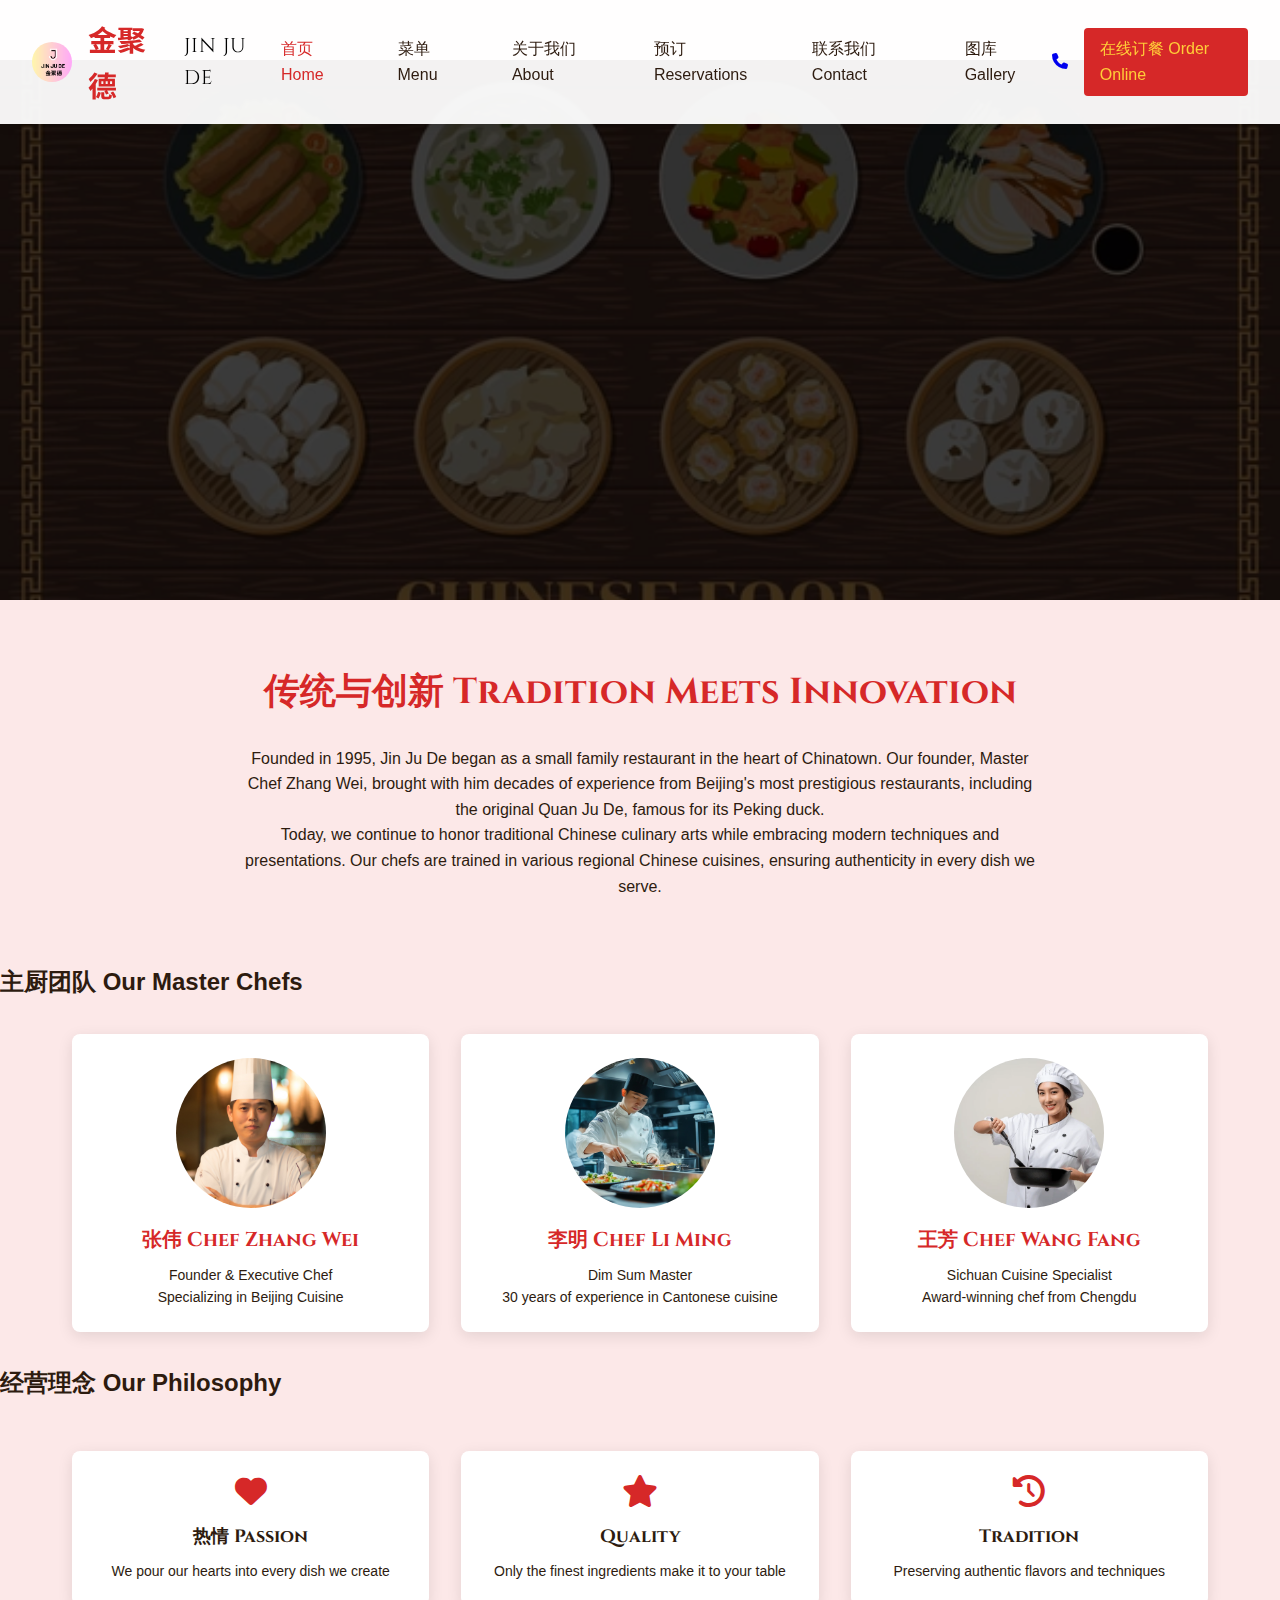
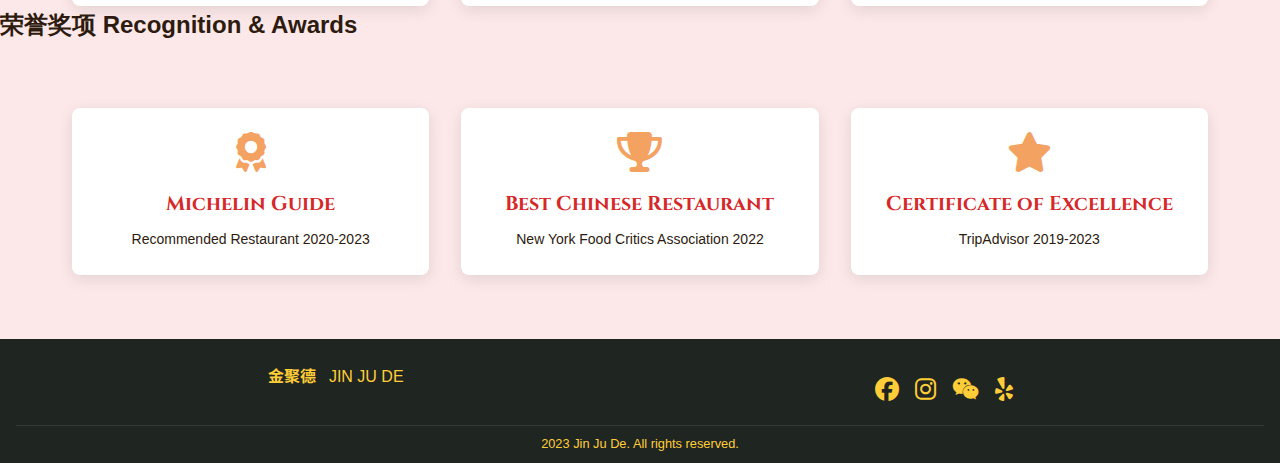
<file: about.html>
<!DOCTYPE html>
<html lang="en">
<head>
  <meta charset="UTF-8">
  <meta name="viewport" content="width=device-width, initial-scale=1.0">
  <title>About | 金聚德 Jin Ju De</title>
  <link rel="stylesheet" href="styles.css">
  <link rel="stylesheet" href="about.css">
  <link rel="stylesheet" href="https://cdnjs.cloudflare.com/ajax/libs/font-awesome/6.4.0/css/all.min.css">
  <link href="https://fonts.googleapis.com/css2?family=Cinzel:wght@400;700&family=Noto+Sans+SC:wght@400;700&display=swap" rel="stylesheet">
</head>
<body>
  <nav>
    <div class="logo">
      <img src="images/JIN JU DE.png" alt="Jin Ju De Logo" class="logo-img">
      <span class="chinese" lang="zh">金聚德</span>
      <span class="english" style="font-family: 'Cinzel', serif; font-size: 20px; color: black; margin-left: 8px; text-transform: uppercase; letter-spacing: 1px;">JIN JU DE</span>
    </div>
    <div class="nav-links">
      <a href="index.html" class="active">首页 Home</a>
      <a href="menu.html">菜单 Menu</a>
      <a href="about.html">关于我们 About</a>
      <a href="reservations.html">预订 Reservations</a>
      <a href="contact.html">联系我们 Contact</a>
      <a href="gallery.html">图库 Gallery</a>
    </div>
    <div class="nav-icons">
      <a href="tel:+254795665527"><i class="fas fa-phone"></i></a>
      <a href="contact.html" class="order-btn">在线订餐 Order Online</a>
    </div>
  </nav>

  <header class="hero about-hero">
    <a href="#" class="hero-upload">
      <img src="images/bg1.webp" alt="About Hero" class="hero-bg">
   
      <div class="hero-content">
        <h1>
          <span class="chinese"></span>
          Our Story <br> 我們的 故事
        </h1>
      </div>
   </a>

  </header>

  <section class="history">
    <div class="content">
      <h2>传统与创新 Tradition Meets Innovation</h2>
      <p>Founded in 1995, Jin Ju De began as a small family restaurant in the heart of Chinatown. Our founder, Master Chef Zhang Wei, brought with him decades of experience from Beijing's most prestigious restaurants, including the original Quan Ju De, famous for its Peking duck.</p>
      <p>Today, we continue to honor traditional Chinese culinary arts while embracing modern techniques and presentations. Our chefs are trained in various regional Chinese cuisines, ensuring authenticity in every dish we serve.</p>
    </div>
  </section>

  <section class="chefs">
    <div>
    <h2>主厨团队 Our Master Chefs</h2>
  </div>
    <div class="chef-grid">
      <div class="chef">
        <div class="chef-photo">
          <img src="images/chef1.jpg" alt="Chef Zhang Wei">
        </div>
        <h3>张伟 Chef Zhang Wei</h3>
        <p>Founder & Executive Chef</p>
        <p>Specializing in Beijing Cuisine</p>
      </div>
      <div class="chef">
        <div class="chef-photo">
          <img src="images/chef2.png" alt="Chef Li Ming">
        </div>
        <h3>李明 Chef Li Ming</h3>
        <p>Dim Sum Master</p>
        <p>30 years of experience in Cantonese cuisine</p>
      </div>
      <div class="chef">
        <div class="chef-photo">
          <img src="images/chef3.webp" alt="Chef Wang Fang">
        </div>
        <h3>王芳 Chef Wang Fang</h3>
        <p>Sichuan Cuisine Specialist</p>
        <p>Award-winning chef from Chengdu</p>
      </div>
    </div>
  </section>

  <section class="philosophy">
    <div class="content">
      <h2>经营理念 Our Philosophy</h2>
      <div class="values">
        <div class="value">
          <i class="fas fa-heart"></i>
          <h3>热情 Passion</h3>
          <p>We pour our hearts into every dish we create</p>
        </div>
        <div class="value">
          <i class="fas fa-star"></i>
          <h3>Quality</h3>
          <p>Only the finest ingredients make it to your table</p>
        </div>
        <div class="value">
          <i class="fas fa-history"></i>
          <h3>Tradition</h3>
          <p>Preserving authentic flavors and techniques</p>
        </div>
      </div>
    </div>
  </section>

  <section class="awards">
    <h2>荣誉奖项 Recognition & Awards</h2>
    <div class="awards-grid">
      <div class="award">
        <i class="fas fa-award"></i>
        <h3>Michelin Guide</h3>
        <p>Recommended Restaurant 2020-2023</p>
      </div>
      <div class="award">
        <i class="fas fa-trophy"></i>
        <h3>Best Chinese Restaurant</h3>
        <p>New York Food Critics Association 2022</p>
      </div>
      <div class="award">
        <i class="fas fa-star"></i>
        <h3>Certificate of Excellence</h3>
        <p>TripAdvisor 2019-2023</p>
      </div>
    </div>
  </section>

  <footer>
    <div class="footer-content">
      <div class="footer-logo">
        <span class="chinese">金聚德</span>
        <span class="english">JIN JU DE</span>
      </div>
    
      <div class="social-links">
        <a href="https://www.facebook.com/"><i class="fab fa-facebook"></i></a>
        <a href="https://www.instagram.com/jinjude_?igsh=MXI3ZTN1N2J1NGI4Ng=="><i class="fab fa-instagram"></i></a>
        <a href="https://www.wechat.com/"><i class="fab fa-weixin"></i></a>
        <a href="https://www.instagram.com/jinjude_?igsh=MXI3ZTN1N2J1NGI4Ng=="><i class="fab fa-yelp"></i></a>
      </div>
    </div>
    </div>
    <div class="copyright">
      2023 Jin Ju De. All rights reserved.
    </div>
  </footer>
   <script src="menu.js"></script>
</body>
</html>
</file>
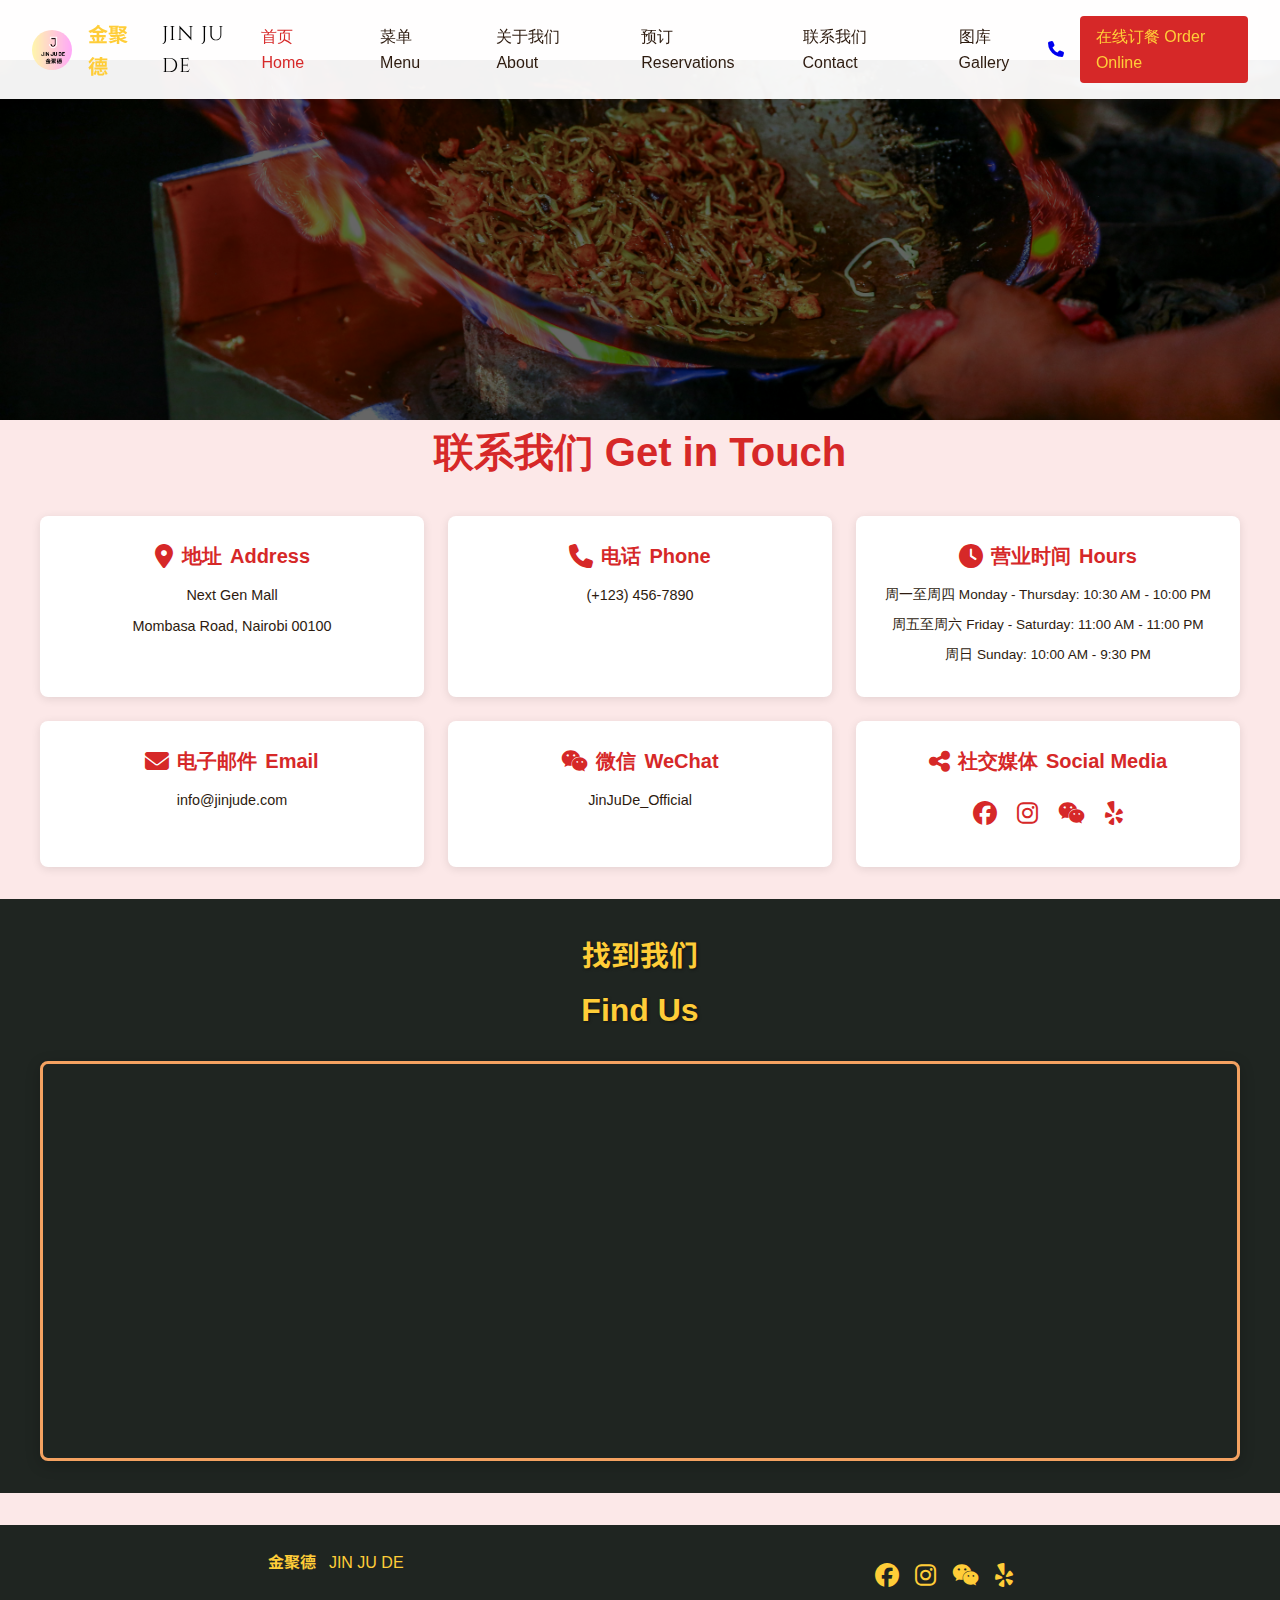
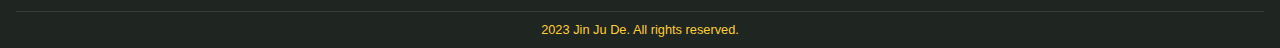
<file: contact.html>
<!DOCTYPE html>
<html lang="en">
<head>
  <meta charset="UTF-8">
  <meta name="viewport" content="width=device-width, initial-scale=1.0">
  <title>Contact | 金聚德 Jin Ju De</title>
  <link rel="stylesheet" href="styles.css">
  <link rel="stylesheet" href="menu.css">
  <link rel="stylesheet" href="about.css">
  <link rel="stylesheet" href="contact.css">
  <link rel="stylesheet" href="https://cdnjs.cloudflare.com/ajax/libs/font-awesome/6.4.0/css/all.min.css">
  <link href="https://fonts.googleapis.com/css2?family=Cinzel:wght@400;700&family=Noto+Sans+SC:wght@400;700&display=swap" rel="stylesheet">
</head>
<body>
  <nav>
    <div class="logo">
      <img src="images/JIN JU DE.png" alt="Jin Ju De Logo" class="logo-img">
      <span class="chinese" lang="zh">金聚德</span>
      <span class="english" style="font-family: 'Cinzel', serif; font-size: 20px; color: black; margin-left: 8px; text-transform: uppercase; letter-spacing: 1px;">JIN JU DE</span>
    </div>
    <div class="nav-links">
      <a href="index.html" class="active">首页 Home</a>
      <a href="menu.html">菜单 Menu</a>
      <a href="about.html">关于我们 About</a>
      <a href="reservations.html">预订 Reservations</a>
      <a href="contact.html">联系我们 Contact</a>
      <a href="gallery.html">图库 Gallery</a>
    </div>
    <div class="nav-icons">
      <a href="tel:+254795665527"><i class="fas fa-phone"></i></a>
      <a href="contact.html" class="order-btn">在线订餐 Order Online</a>
    </div>
  </nav>

  <div class="contact-hero">
    <img src="images/bg2.jpg" alt="Contact Hero" class="hero-bg-img">
    <div class="hero-content">
      <h1><span lang="zh">联系我们</span> Contact Us</h1>
    </div>
  </div>

  <div class="contact-content">
    <div class="contact-info-full">
      <h2><span lang="zh">联系我们</span> Get in Touch</h2>
      <div class="info-grid">
        <div class="info-group">
          <h3><i class="fas fa-map-marker-alt"></i> <span lang="zh">地址</span> Address</h3>
          <p>Next Gen Mall</p>
          <p>Mombasa Road, Nairobi 00100</p>
        </div>
        <div class="info-group">
          <h3><i class="fas fa-phone"></i> <span lang="zh">电话</span> Phone</h3>
          <p><a href="tel:+1234567890">(+123) 456-7890</a></p>
        </div>
        <div class="info-group">
          <h3><i class="fas fa-clock"></i> <span lang="zh">营业时间</span> Hours</h3>
          <p>周一至周四 Monday - Thursday: 10:30 AM - 10:00 PM</p>
          <p>周五至周六 Friday - Saturday: 11:00 AM - 11:00 PM</p>
          <p>周日 Sunday: 10:00 AM - 9:30 PM</p>
        </div>
        <div class="info-group">
          <h3><i class="fas fa-envelope"></i> <span lang="zh">电子邮件</span> Email</h3>
          <p><a href="mailto:info@jinjude.com">info@jinjude.com</a></p>
        </div>
        <div class="info-group">
          <h3><i class="fab fa-weixin"></i> <span lang="zh">微信</span> WeChat</h3>
          <p>JinJuDe_Official</p>
        </div>
        <div class="info-group social-info">
          <h3><i class="fas fa-share-alt"></i> <span lang="zh">社交媒体</span> Social Media</h3>
          <div class="social-links">
            <a href="https://www.facebook.com/" aria-label="Facebook"><i class="fab fa-facebook"></i></a>
            <a href="https://www.instagram.com/jinjude_?igsh=MXI3ZTN1N2J1NGI4Ng==" aria-label="Instagram"><i class="fab fa-instagram"></i></a>
            <a href="https://www.wechat.com/" aria-label="WeChat"><i class="fab fa-weixin"></i></a>
            <a href="https://www.yelp.com/" aria-label="Yelp"><i class="fab fa-yelp"></i></a>
          </div>
        </div>
      </div>
    </div>
  </div>

  <div class="map-section">
    <div class="map-container">
      <h2>
        <span lang="zh">找到我们</span>
        Find Us
      </h2>
      <div class="map">
        <iframe
          src="https://www.google.com/maps/embed?pb=!1m18!1m12!1m3!1d3988.815994398856!2d36.84916221475399!3d-1.325135199039258!2m3!1f0!2f0!3f0!3m2!1i1024!2i768!4f13.1!3m3!1m2!1s0x182f11f5e5c5e5e5%3A0x5e5e5e5e5e5e5e5e!2sNextgen%20Mall!5e0!3m2!1sen!2ske!4v1677654321"
          width="100%"
          height="100%"
          style="border: 0;"
          allowfullscreen=""
          loading="lazy"
          referrerpolicy="no-referrer-when-downgrade"
          title="Jin Ju De Location Map">
        </iframe>
      </div>
    </div>
  </div>

  <footer>
    <div class="footer-content">
      <div class="footer-logo">
        <span class="chinese" lang="zh">金聚德</span>
        <span class="english">JIN JU DE</span>
      </div>
    
      <div class="social-links">
        <a href="https://www.facebook.com/"><i class="fab fa-facebook"></i></a>
        <a href="https://www.instagram.com/jinjude_?igsh=MXI3ZTN1N2J1NGI4Ng=="><i class="fab fa-instagram"></i></a>
        <a href="https://www.wechat.com/"><i class="fab fa-weixin"></i></a>
        <a href="https://www.yelp.com/"><i class="fab fa-yelp"></i></a>
      </div>
    </div>
    <div class="copyright">
      2023 Jin Ju De. All rights reserved.
    </div>
  </footer>
   <script src="menu.js"></script>
</body>
</html>
</file>
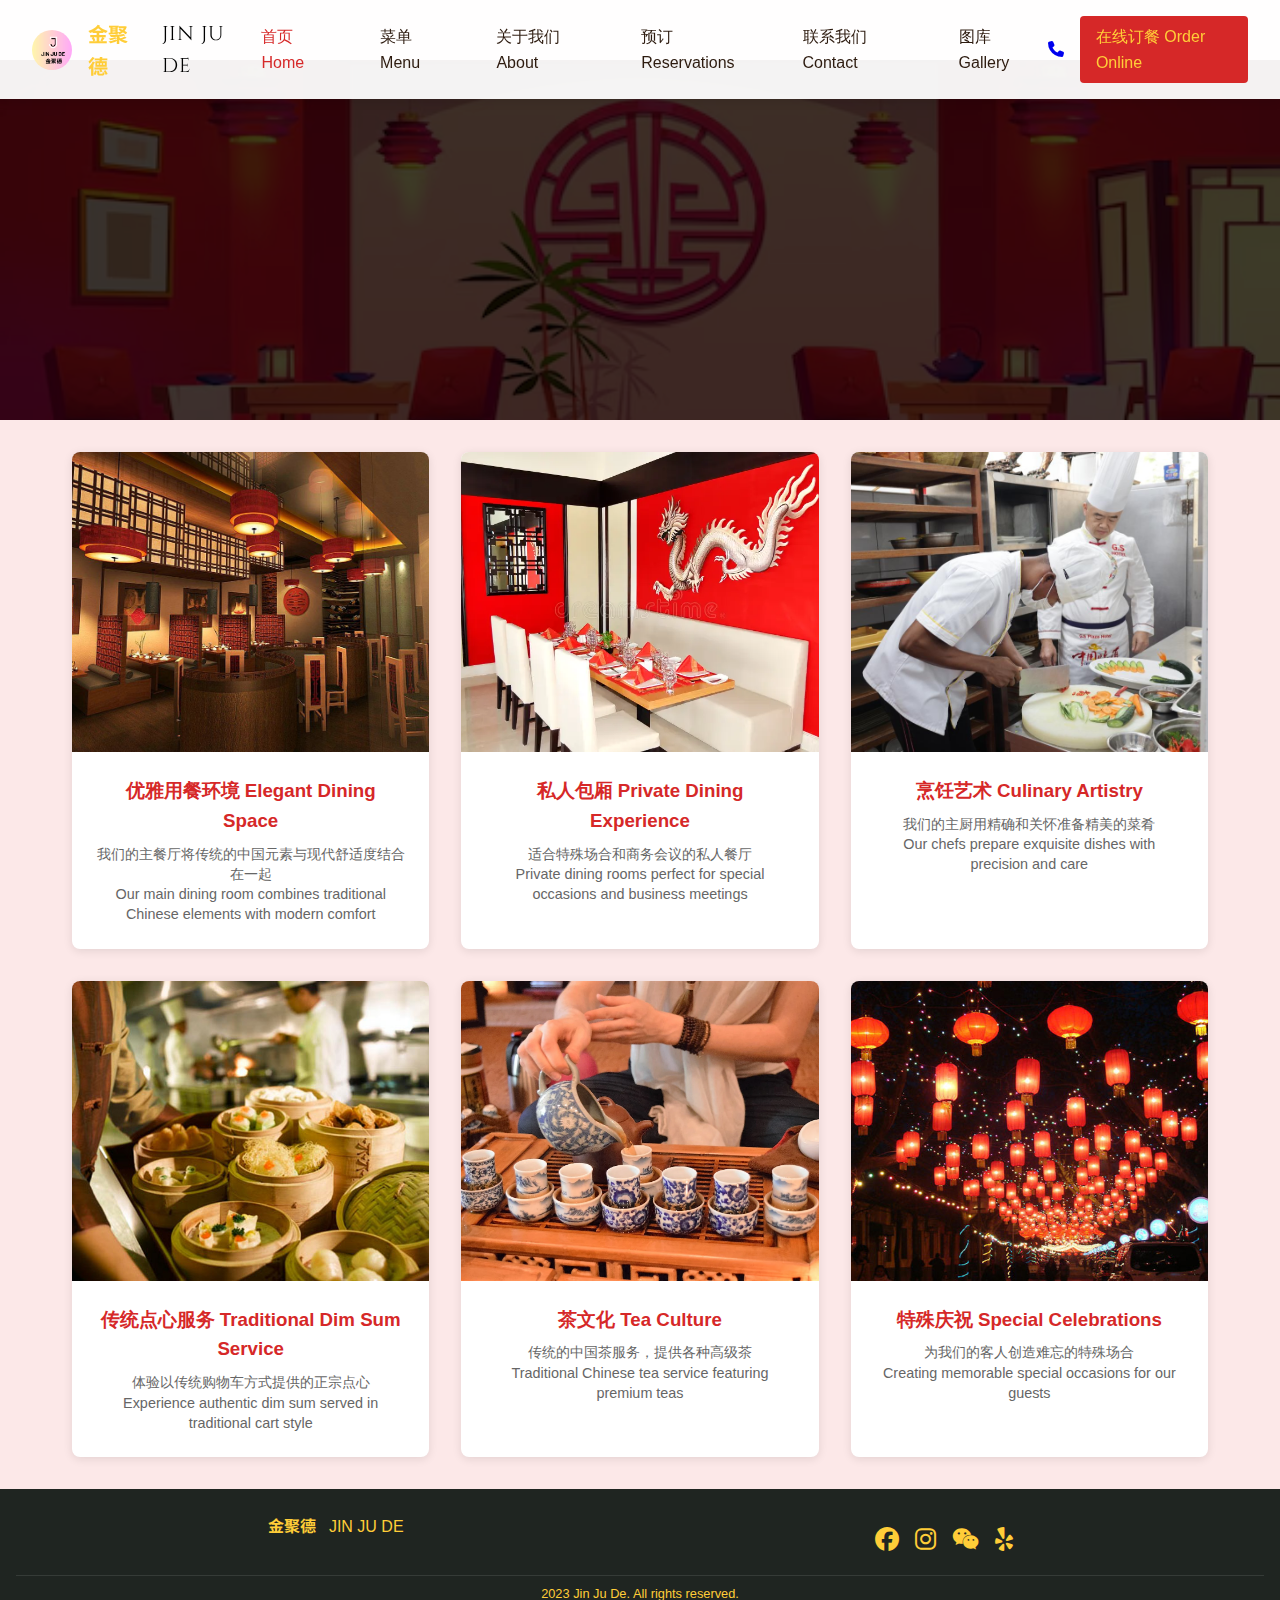
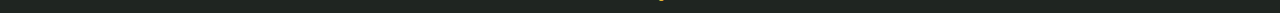
<file: gallery.html>
<!DOCTYPE html>
<html lang="en">
<head>
  <meta charset="UTF-8">
  <meta name="viewport" content="width=device-width, initial-scale=1.0">
  <title>Gallery | 金聚德 Jin Ju De</title>
  <link rel="stylesheet" href="styles.css">
  <link rel="stylesheet" href="gallery.css">
  <link rel="stylesheet" href="menu.css">
  <link rel="stylesheet" href="about.css">

  <link rel="stylesheet" href="https://cdnjs.cloudflare.com/ajax/libs/font-awesome/6.4.0/css/all.min.css">
  <link href="https://fonts.googleapis.com/css2?family=Cinzel:wght@400;700&family=Noto+Sans+SC:wght@400;700&display=swap" rel="stylesheet">
</head>
<body>
  <nav>
    <div class="logo">
      <img src="images/JIN JU DE.png" alt="Jin Ju De Logo" class="logo-img">
      <span class="chinese" lang="zh">金聚德</span>
      <span class="english" style="font-family: 'Cinzel', serif; font-size: 20px; color: black; margin-left: 8px; text-transform: uppercase; letter-spacing: 1px;">JIN JU DE</span>
    </div>
    <div class="nav-links">
      <a href="index.html" class="active">首页 Home</a>
      <a href="menu.html">菜单 Menu</a>
      <a href="about.html">关于我们 About</a>
      <a href="reservations.html">预订 Reservations</a>
      <a href="contact.html">联系我们 Contact</a>
      <a href="gallery.html">图库 Gallery</a>
    </div>
    <div class="nav-icons">
      <a href="tel:+254795665527"><i class="fas fa-phone"></i></a>
      <a href="contact.html" class="order-btn">在线订餐 Order Online</a>
    </div>
  </nav>

  <div class="gallery-hero">
    <img src="images/bG2.avif" alt="Gallery Hero" class="hero-bg-img">
    <h1><span class="chinese">图库</span> Our Gallery</h1>
  </div>

  <div class="gallery-grid">
    <div class="gallery-item">
      <a href="#" class="gallery-img">
        <img src="images/interior1.jpg" alt="Restaurant Interior">
      </a>
      <div class="gallery-caption">
        <h3>优雅用餐环境 Elegant Dining Space</h3>
        <p>我们的主餐厅将传统的中国元素与现代舒适度结合在一起<br>
        Our main dining room combines traditional Chinese elements with modern comfort</p>
      </div>
    </div>

    <div class="gallery-item">
      <a href="#" class="gallery-img">
        <img src="images/private.webp" alt="Private Dining Room">
      </a>
      <div class="gallery-caption">
        <h3>私人包厢 Private Dining Experience</h3>
        <p>适合特殊场合和商务会议的私人餐厅<br>
        Private dining rooms perfect for special occasions and business meetings</p>
      </div>
    </div>

    <div class="gallery-item">
      <a href="#" class="gallery-img">
        <img src="images/prep.jpg" alt="Chef Preparation">
      </a>
      <div class="gallery-caption">
        <h3>烹饪艺术 Culinary Artistry</h3>
        <p>我们的主厨用精确和关怀准备精美的菜肴<br>
        Our chefs prepare exquisite dishes with precision and care</p>
      </div>
    </div>

    <div class="gallery-item">
      <a href="#" class="gallery-img">
        <img src="images/dimserv.jpg" alt="Dim Sum Service">
      </a>
      <div class="gallery-caption">
        <h3>传统点心服务 Traditional Dim Sum Service</h3>
        <p>体验以传统购物车方式提供的正宗点心<br>
        Experience authentic dim sum served in traditional cart style</p>
      </div>
    </div>

    <div class="gallery-item">
      <a href="#" class="gallery-img">
        <img src="images/teacer.webp" alt="Tea Ceremony">
      </a>
      <div class="gallery-caption">
        <h3>茶文化 Tea Culture</h3>
        <p>传统的中国茶服务，提供各种高级茶<br>
        Traditional Chinese tea service featuring premium teas</p>
      </div>
    </div>

    <div class="gallery-item">
      <a href="#" class="gallery-img">
        <img src="images/spec.jpg" alt="Special Events">
      </a>
      <div class="gallery-caption">
        <h3>特殊庆祝 Special Celebrations</h3>
        <p>为我们的客人创造难忘的特殊场合<br>
        Creating memorable special occasions for our guests</p>
      </div>
    </div>
  </div>
</body>
<footer>
  <div class="footer-content">
    <div class="footer-logo">
      <span class="chinese">金聚德</span>
      <span class="english">JIN JU DE</span>
    </div>
  
    <div class="social-links">
      <a href="https://www.facebook.com/"><i class="fab fa-facebook"></i></a>
      <a href="https://www.instagram.com/jinjude_?igsh=MXI3ZTN1N2J1NGI4Ng=="><i class="fab fa-instagram"></i></a>
      <a href="https://www.wechat.com/"><i class="fab fa-weixin"></i></a>
      <a href="https://www.instagram.com/jinjude_?igsh=MXI3ZTN1N2J1NGI4Ng=="><i class="fab fa-yelp"></i></a>
    </div>
  </div>
  <div class="copyright">
    2023 Jin Ju De. All rights reserved.
  </div>
</footer>
   <script src="menu.js"></script>
</html>
</file>
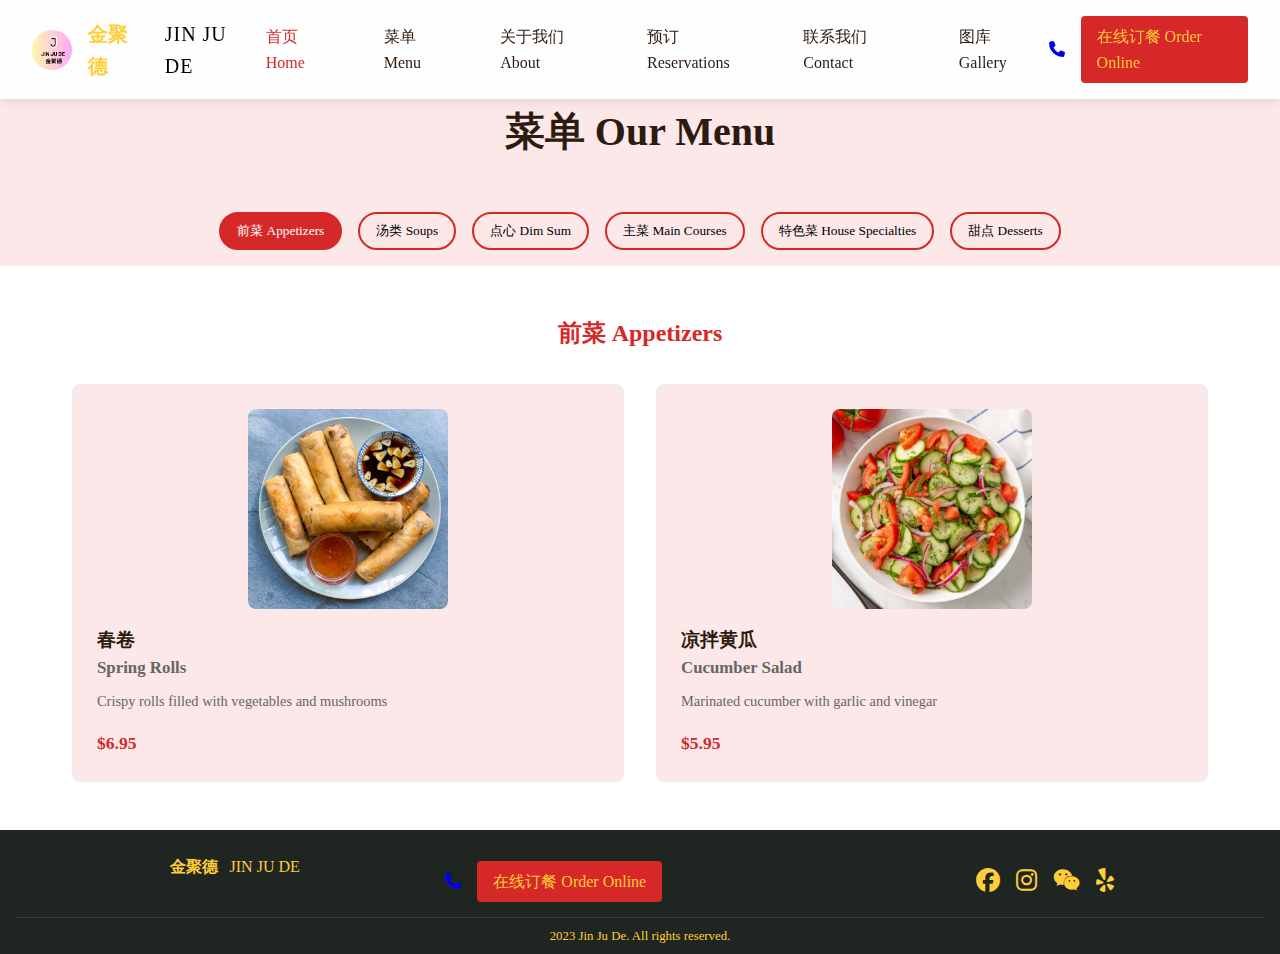
<file: menu.html>
<!DOCTYPE html>
<html lang="en">
<head>
  <meta charset="UTF-8">
  <meta name="viewport" content="width=device-width, initial-scale=1.0">
  <title>Menu | 金聚德 Jin Ju De</title>
  <link rel="stylesheet" href="styles.css">
  <link rel="stylesheet" href="menu.css">
  <link rel="stylesheet" href="https://cdnjs.cloudflare.com/ajax/libs/font-awesome/6.4.0/css/all.min.css">
</head>
<body>
  <nav>
    <div class="logo">
      <img src="images/JIN JU DE.png" alt="Jin Ju De Logo" class="logo-img">
      <span class="chinese" lang="zh">金聚德</span>
      <span class="english" style="font-family: 'Cinzel', serif; font-size: 20px; color: black; margin-left: 8px; text-transform: uppercase; letter-spacing: 1px;">JIN JU DE</span>
    </div>
    <div class="nav-links">
      <a href="index.html" class="active">首页 Home</a>
      <a href="menu.html">菜单 Menu</a>
      <a href="about.html">关于我们 About</a>
      <a href="reservations.html">预订 Reservations</a>
      <a href="contact.html">联系我们 Contact</a>
      <a href="gallery.html">图库 Gallery</a>
    </div>
    <div class="nav-icons">
      <a href="tel:+254795665527"><i class="fas fa-phone"></i></a>
      <a href="contact.html" class="order-btn">在线订餐 Order Online</a>
    </div>
  </nav>

  <div class="menu-header">
    <h1>菜单 Our Menu</h1>
    <div class="menu-categories">
      <button class="category-btn active" data-category="appetizers">前菜 Appetizers</button>
      <button class="category-btn" data-category="soups">汤类 Soups</button>
      <button class="category-btn" data-category="dim-sum">点心 Dim Sum</button>
      <button class="category-btn" data-category="main-courses">主菜 Main Courses</button>
      <button class="category-btn" data-category="specialties">特色菜 House Specialties</button>
      <button class="category-btn" data-category="desserts">甜点 Desserts</button>
    </div>
  </div>

  <section class="menu-section active" id="appetizers">
    <h2>前菜 Appetizers</h2>
    <div class="menu-items">
      <div class="menu-item" data-item-id="spring-rolls">
        <div class="menu-item-image">
          <img src="images/springrolls.jpg" alt="Spring Rolls" class="menu-photo">
          <label for="spring-rolls-upload" class="upload-label">
            <i class="fas fa-camera"></i>
            <span>Update Photo</span>
          </label>
          <input type="file" id="spring-rolls-upload" class="photo-upload" accept="image/*">
        </div>
        <h3>春卷 <span>Spring Rolls</span></h3>
        <p>Crispy rolls filled with vegetables and mushrooms</p>
        <span class="price">$6.95</span>
      </div>
      <div class="menu-item" data-item-id="cucumber-salad">
        <div class="menu-item-image">
          <img src="images/cucumber.jpg" alt="Cucumber Salad" class="menu-photo">
          <label for="cucumber-salad-upload" class="upload-label">
            <i class="fas fa-camera"></i>
            <span>Update Photo</span>
          </label>
          <input type="file" id="cucumber-salad-upload" class="photo-upload" accept="image/*">
        </div>
        <h3>凉拌黄瓜 <span>Cucumber Salad</span></h3>
        <p>Marinated cucumber with garlic and vinegar</p>
        <span class="price">$5.95</span>
      </div>
    </div>
  </section>

  <section class="menu-section" id="soups">
    <h2>汤类 Soups</h2>
    <div class="menu-items">
      <div class="menu-item" data-item-id="hot-and-sour-soup">
        <div class="menu-item-image">
          <img src="images/soup1.jpg" alt="Hot and Sour Soup" class="menu-photo">
          <label for="hot-and-sour-soup-upload" class="upload-label">
            <i class="fas fa-camera"></i>
            <span>Update Photo</span>
          </label>
          <input type="file" id="hot-and-sour-soup-upload" class="photo-upload" accept="image/*">
        </div>
        <h3>酸辣汤 <span>Hot and Sour Soup</span></h3>
        <p>Classic spicy and sour soup with tofu and mushrooms</p>
        <span class="price">$4.95</span>
      </div>
      <div class="menu-item" data-item-id="sweet-corn-soup">
        <div class="menu-item-image">
          <img src="images/soup2.jpg" alt="Sweet Corn Soup" class="menu-photo">
          <label for="sweet-corn-soup-upload" class="upload-label">
            <i class="fas fa-camera"></i>
            <span>Update Photo</span>
          </label>
          <input type="file" id="sweet-corn-soup-upload" class="photo-upload" accept="image/*">
        </div>
        <h3>玉米汤 <span>Sweet Corn Soup</span></h3>
        <p>Creamy corn soup with chicken</p>
        <span class="price">$4.95</span>
      </div>
    </div>
  </section>

  <section class="menu-section" id="dim-sum">
    <h2>点心 Dim Sum</h2>
    <div class="menu-items">
      <div class="menu-item" data-item-id="har-gow">
        <div class="menu-item-image">
          <img src="images/hargow.jpg" alt="Har Gow" class="menu-photo">
          <label for="har-gow-upload" class="upload-label">
            <i class="fas fa-camera"></i>
            <span>Update Photo</span>
          </label>
          <input type="file" id="har-gow-upload" class="photo-upload" accept="image/*">
        </div>
        <h3>虾饺 <span>Har Gow</span></h3>
        <p>Shrimp dumplings in translucent wrapper</p>
        <span class="price">$6.95</span>
      </div>
      <div class="menu-item" data-item-id="siu-mai">
        <div class="menu-item-image">
          <img src="images/siu.jpg" alt="Siu Mai" class="menu-photo">
          <label for="siu-mai-upload" class="upload-label">
            <i class="fas fa-camera"></i>
            <span>Update Photo</span>
          </label>
          <input type="file" id="siu-mai-upload" class="photo-upload" accept="image/*">
        </div>
        <h3>烧卖 <span>Siu Mai</span></h3>
        <p>Open-topped dumplings with pork and shrimp</p>
        <span class="price">$6.95</span>
      </div>
    </div>
  </section>

  <section class="menu-section" id="main-courses">
    <h2>主菜 Main Courses</h2>
    <div class="menu-items">
      <div class="menu-item" data-item-id="kung-pao-chicken">
        <div class="menu-item-image">
          <img src="images/kungpao.jpg" alt="Kung Pao Chicken" class="menu-photo">
          <label for="kung-pao-chicken-upload" class="upload-label">
            <i class="fas fa-camera"></i>
            <span>Update Photo</span>
          </label>
          <input type="file" id="kung-pao-chicken-upload" class="photo-upload" accept="image/*">
        </div>
        <h3>宫保鸡丁 <span>Kung Pao Chicken</span></h3>
        <p>Diced chicken with peanuts and dried chilies</p>
        <span class="price">$15.95</span>
      </div>
      <div class="menu-item" data-item-id="sizzling-beef">
        <div class="menu-item-image">
          <img src="images/sizzling.avif" alt="Sizzling Beef" class="menu-photo">
          <label for="sizzling-beef-upload" class="upload-label">
            <i class="fas fa-camera"></i>
            <span>Update Photo</span>
          </label>
          <input type="file" id="sizzling-beef-upload" class="photo-upload" accept="image/*">
        </div>
        <h3>铁板牛肉 <span>Sizzling Beef</span></h3>
        <p>Tender beef in black pepper sauce</p>
        <span class="price">$18.95</span>
      </div>
    </div>
  </section>

  <section class="menu-section" id="specialties">
    <h2>特色菜 House Specialties</h2>
    <div class="menu-items">
      <div class="menu-item featured" data-item-id="peking-duck">
        <div class="menu-item-image">
          <img src="images/pekingduk.jpg" alt="Peking Duck" class="menu-photo">
          <label for="peking-duck-upload" class="upload-label">
            <i class="fas fa-camera"></i>
            <span>Update Photo</span>
          </label>
          <input type="file" id="peking-duck-upload" class="photo-upload" accept="image/*">
        </div>
        <h3>北京烤鸭 <span>Peking Duck</span></h3>
        <p>Whole duck served with pancakes, scallions, and hoisin sauce</p>
        <span class="price">$45.95</span>
      </div>
      <div class="menu-item" data-item-id="steamed-fish">
        <div class="menu-item-image">
          <img src="images/stfish.jpg" alt="Steamed Fish" class="menu-photo">
          <label for="steamed-fish-upload" class="upload-label">
            <i class="fas fa-camera"></i>
            <span>Update Photo</span>
          </label>
          <input type="file" id="steamed-fish-upload" class="photo-upload" accept="image/*">
        </div>
        <h3>清蒸鱼 <span>Steamed Fish</span></h3>
        <p>Fresh whole fish with ginger and scallions</p>
        <span class="price">Market Price</span>
      </div>
    </div>
  </section>

  <section class="menu-section" id="desserts">
    <h2>甜点 Desserts</h2>
    <div class="menu-items">
      <div class="menu-item" data-item-id="mango-pudding">
        <div class="menu-item-image">
          <img src="images/mango.jpg" alt="Mango Pudding" class="menu-photo">
          <label for="mango-pudding-upload" class="upload-label">
            <i class="fas fa-camera"></i>
            <span>Update Photo</span>
          </label>
          <input type="file" id="mango-pudding-upload" class="photo-upload" accept="image/*">
        </div>
        <h3>芒果布丁 <span>Mango Pudding</span></h3>
        <p>Fresh mango pudding with cream</p>
        <span class="price">$6.95</span>
      </div>
      <div class="menu-item" data-item-id="fried-bananas">
        <div class="menu-item-image">
          <img src="images/banans.jpg" alt="Fried Bananas" class="menu-photo">
          <label for="fried-bananas-upload" class="upload-label">
            <i class="fas fa-camera"></i>
            <span>Update Photo</span>
          </label>
          <input type="file" id="fried-bananas-upload" class="photo-upload" accept="image/*">
        </div>
        <h3>炸香蕉 <span>Fried Bananas</span></h3>
        <p>Crispy banana fritters with honey</p>
        <span class="price">$6.95</span>
      </div>
    </div>
  </section>

  <footer>
    <div class="footer-content">
      <div class="footer-logo">
        <span class="chinese">金聚德</span>
        <span class="english">JIN JU DE</span>
      </div>
      
      <div class="nav-icons">
        <a href="tel:+1234567890"><i class="fas fa-phone"></i></a>
        <a href="contact.html" class="order-btn">在线订餐 Order Online</a>
      </div>
      <div class="social-links">
        <a href="https://www.facebook.com/"><i class="fab fa-facebook"></i></a>
        <a href="https://www.instagram.com/jinjude_?igsh=MXI3ZTN1N2J1NGI4Ng=="><i class="fab fa-instagram"></i></a>
        <a href="https://www.wechat.com/"><i class="fab fa-weixin"></i></a>
        <a href="https://www.instagram.com/jinjude_?igsh=MXI3ZTN1N2J1NGI4Ng=="><i class="fab fa-yelp"></i></a>
      </div>
    </div>
    <div class="copyright">
      2023 Jin Ju De. All rights reserved.
    </div>
  </footer>

  <script src="menu.js"></script>
</body>
</html>
</file>
<file: styles.css>
:root {
  --primary-color: #d62828; /* Vibrant Chinese Red - Luck, energy, and celebration */
  --secondary-color: #f4a261; /* Warm Gold-Orange - Prosperity with a modern twist */
  --text-color: #2d1b0f; /* Deep Brown-Black - Grounded, elegant, and readable */
  --light-text: #ffcd38; /* Imperial Yellow - Bright, eye-catching accent for highlights */
  --background: #fce8e8; /* Soft Pink-Red - Subtle, warm background inspired by silk */
  --dark-background: #151200de; /* Jade-Tinged Black - Mysterious and sophisticated base */
}

.hero {
  background: linear-gradient(to right, var(--primary-color) 0%, var(--secondary-color) 100%);
}

/* Header */
header {
  background: var(--primary-color);
  color: var(--light-text);
}

/* Hero Section */
.hero {
  background: url('https://via.placeholder.com/1920x1080?text=Chinese+Food') no-repeat center/cover;
  color: var(--light-text);
  text-shadow: 2px 2px 4px var(--dark-background);
}

/* Menu Items */
.menu-item {
  background: var(--background);
  color: var(--text-color);
}

.menu-item button {
  background: var(--secondary-color);
  color: var(--dark-background);
}

.menu-item button:hover {
  background: var(--primary-color);
  color: var(--light-text);
}

/* Contact Section */
.contact {
  background: var(--dark-background);
  color: var(--light-text);
}

/* Footer */
footer {
  background: var(--dark-background);
  color: var(--light-text);
  padding: 1.5rem 1rem 0.5rem; /* Reduced padding */
}

.footer-content {
  display: grid;
  grid-template-columns: repeat(auto-fit, minmax(200px, 1fr));
  gap: 1rem; /* Reduced gap */
  max-width: 1200px;
  margin: 0 auto;
}

.footer-logo {
  text-align: center;
  margin-bottom: 0.5rem; /* Reduced margin */
}

.footer-links {
  display: flex;
  flex-direction: column;
  gap: 0.25rem; /* Reduced gap */
}

.footer-links a {
  color: var(--light-text);
  text-decoration: none;
  font-size: 0.9rem; /* Slightly smaller font */
  padding: 0.25rem 0; /* Reduced padding */
}

.social-links {
  display: flex;
  gap: 0.75rem; /* Reduced gap */
  justify-content: center;
  font-size: 1.25rem; /* Slightly smaller icons */
  margin: 0.5rem 0; /* Reduced margin */
}

.copyright {
  text-align: center;
  font-size: 0.8rem; /* Smaller copyright text */
  margin-top: 0.5rem; /* Reduced margin */
  padding-top: 0.5rem; /* Reduced padding */
  border-top: 1px solid rgba(255,255,255,0.1);
}

* {
  margin: 0;
  padding: 0;
  box-sizing: border-box;
  word-wrap: break-word;
  overflow-wrap: break-word;
}

body {
  font-family: 'Noto Serif', serif;
  color: var(--text-color);
  line-height: 1.6;
}

.chinese {
  font-family: 'Noto Sans SC', sans-serif;
  font-weight: 700;
  margin-right: 0.5rem;
}

nav {
  position: fixed;
  top: 0;
  width: 100%;
  display: flex;
  justify-content: space-between;
  align-items: center;
  padding: 1rem 2rem;
  background: rgba(255, 255, 255, 0.95);
  box-shadow: 0 2px 10px rgba(0, 0, 0, 0.1);
  z-index: 1000;
}

.logo {
  display: flex;
  flex-direction: row;
  align-items: center;
  gap: 0.5rem;
}

.logo-img {
  width: 40px;
  height: auto;
  margin-right: 8px;
  border-radius: 50%;
}

.logo .chinese {
  font-size: 1.8rem;
  color: var(--primary-color);
}

.logo .english {
  font-size: 1rem;
  letter-spacing: 2px;
}

.nav-links {
  display: flex;
  gap: 20px;
}

.nav-links a {
  margin: 0 0.5rem;
  text-decoration: none;
  color: var(--text-color);
  font-weight: 500;
  transition: color 0.3s;
  padding: 0.5rem;
  display: flex;
  align-items: center;
  justify-content: center;
  gap: 0.3rem;
}

.nav-links a:hover,
.nav-links a.active {
  color: var(--primary-color);
}

.nav-icons {
  display: flex;
  align-items: center;
  gap: 1rem;
}

.nav-icons .order-btn {
  background: var(--primary-color);
  color: var(--light-text);
  padding: 0.5rem 1rem;
  border-radius: 4px;
  text-decoration: none;
  transition: background-color 0.3s;
}

.nav-icons .order-btn:hover {
  background: #a30f28;
}

.mobile-menu-btn {
  display: none;
  background: none;
  border: none;
  font-size: 24px;
  cursor: pointer;
  color: var(--primary-color);
  padding: 5px;
  position: fixed;
  top: 15px;
  right: 15px;
  z-index: 1001;
}

.nav-menu {
  display: none;
  position: fixed;
  top: 0;
  right: -100%;
  width: 250px;
  height: 100vh;
  background: rgba(255, 255, 255, 0.98);
  padding: 80px 20px 20px;
  transition: 0.3s;
  z-index: 1000;
  box-shadow: -2px 0 5px rgba(0,0,0,0.1);
  overflow-y: auto;
}

.nav-menu.active {
  right: 0;
}

.nav-menu .nav-links {
  display: flex;
  flex-direction: column;
  gap: 15px;
  margin-bottom: 20px;
}

.nav-menu .nav-icons {
  display: flex;
  flex-direction: column;
  align-items: center;
  gap: 15px;
  margin-bottom: 20px;
  padding-bottom: 20px;
  border-bottom: 1px solid rgba(0,0,0,0.1);
}

.nav-menu .footer-links {
  display: flex;
  flex-direction: column;
  gap: 10px;
  padding-top: 20px;
}

.nav-menu a {
  color: var(--text-color);
  text-decoration: none;
  font-size: 16px;
  padding: 8px 0;
  transition: color 0.3s;
}

.nav-menu a:hover {
  color: var(--primary-color);
}

.nav-menu .order-btn {
  background: var(--primary-color);
  color: var(--light-text);
  padding: 10px 20px;
  border-radius: 4px;
  text-align: center;
  margin: 10px 0;
}

.hero {
  height: 100vh;
  position: relative;
  display: flex;
  align-items: center;
  justify-content: center;
  text-align: center;
  color: var(--light-text);
  overflow: hidden;
}

.hero-bg {
  position: absolute;
  top: 0;
  left: 0;
  width: 100%;
  height: 100%;
  object-fit: cover;
  z-index: -1;
}

.hero-bg {
  width: 100%;
  height: 100%;
  object-fit: cover; /* Ensures image fills container */
  display: block; /* Ensures it’s visible */
}

.hero-upload {
  position: relative;
  display: block;
  width: 100%;
  height: 100%;
}

.hero-bg {
  width: 100%;
  height: 100%;
  object-fit: cover;
  filter: brightness(0.6); /* Matches previous hero styling */
  display: block; /* Ensures visibility */
}

.hero::after {
  content: '';
  position: absolute;
  top: 0;
  left: 0;
  width: 100%;
  height: 100%;
  background: rgba(0, 0, 0, 0.5);
  z-index: -1;
}

.hero-content h1 {
  font-size: 4rem;
  margin-bottom: 1rem;
}

.hero-content .chinese {
  display: block;
  font-size: 5rem;
  margin-bottom: 0.5rem;
}

.tagline {
  font-size: 1.5rem;
  margin-bottom: 2rem;
}

.cta-buttons {
  display: flex;
  gap: 1rem;
  justify-content: center;
}

.cta-btn {
  background: var(--primary-color);
  color: var(--light-text);
  padding: 1rem 2rem;
  border-radius: 4px;
  text-decoration: none;
  font-weight: bold;
  transition: background-color 0.3s;
}

.cta-btn:hover {
  background: #a30f28;
}

.featured {
  padding: 4rem 2rem;
  background: var(--background);
}

.featured h2 {
  text-align: center;
  margin-bottom: 3rem;
  font-size: 2.5rem;
}

.dishes {
  display: grid;
  grid-template-columns: repeat(auto-fit, minmax(300px, 1fr));
  gap: 2rem;
  max-width: 1200px;
  margin: 0 auto;
}

.dish {
  text-align: center;
  padding: 1rem;
}

.dish-img {
  width: 200px;
  height: 200px;
  margin: 0 auto 1rem;
}

.dish h3 {
  margin: 1rem 0;
}

.dish h3 span {
  display: block;
  font-size: 0.9em;
  color: #666;
}

.about-preview {
  padding: 4rem 2rem;
  background: var(--dark-background);
  color: var(--light-text);
}

.about-content {
  max-width: 800px;
  margin: 0 auto;
  text-align: center;
}

.about-content h2 {
  margin-bottom: 2rem;
}

.learn-more {
  display: inline-block;
  margin-top: 2rem;
  color: var(--secondary-color);
  text-decoration: none;
  border-bottom: 2px solid var(--secondary-color);
}

.info {
  display: grid;
  grid-template-columns: repeat(auto-fit, minmax(250px, 1fr));
  gap: 2rem;
  padding: 4rem 2rem;
  background: var(--background);
  text-align: center;
}

.info-grid {
  display: grid;
  grid-template-columns: repeat(auto-fit, minmax(300px, 1fr));
  gap: 2rem;
  margin-top: 2rem;
}

.info-group {
  padding: 2rem;
  background: white;
  border-radius: 8px;
  box-shadow: 0 2px 10px rgba(0, 0, 0, 0.1);
  text-align: center;
}

.info-group h3 {
  color: var(--primary-color);
  margin-bottom: 1rem;
  display: flex;
  align-items: center;
  justify-content: center;
  gap: 0.5rem;
}

.info-group i {
  font-size: 1.5rem;
}

.info-group p {
  margin-bottom: 0.5rem;
}

.info-group a {
  color: var(--text-color);
  text-decoration: none;
  transition: color 0.3s;
}

.info-group a:hover {
  color: var(--primary-color);
}

.social-links-contact {
  display: flex;
  justify-content: center;
  gap: 1.5rem;
  margin-top: 1rem;
}

.social-links-contact a {
  font-size: 1.5rem;
  color: var(--text-color);
}

.social-links-contact a:hover {
  color: var(--primary-color);
}

.social-links {
  display: flex;
  gap: 1rem;
  justify-content: center;
  font-size: 1.5rem;
}

.social-links a {
  color: var(--light-text);
  transition: color 0.3s;
}

.social-links a:hover {
  color: var(--secondary-color);
}

.about-hero {
  height: 60vh;
  margin-top: 80px;
}

.reservations Pages-hero,
.contact-hero,
.gallery-hero {
  height: 50vh;
  position: relative;
  display: flex;
  align-items: center;
  justify-content: center;
  color: white;
  margin-top: 80px;
  text-align: center;
  overflow: hidden;
}

.hero-bg-img {
  position: absolute;
  top: 0;
  left: 0;
  width: 100%;
  height: 100%;
  object-fit: cover;
  z-index: -1;
}

.about-hero::after,
.reservations-hero::after,
.contact-hero::after,
.gallery-hero::after {
  content: '';
  position: absolute;
  top: 0;
  left: 0;
  width: 100%;
  height: 100%;
  background: rgba(0, 0, 0, 0.6);
  z-index: -1;
}

.reservations-form,
.contact-form {
  max-width: 800px;
  margin: 4rem auto;
  padding: 2rem;
  background: white;
  border-radius: 8px;
  box-shadow: 0 2px 10px rgba(0, 0, 0, 0.1);
}

.form-grid {
  display: grid;
  grid-template-columns: repeat(2, 1fr);
  gap: 2rem;
  margin-bottom: 2rem;
}

.form-group {
  margin-bottom: 1.5rem;
}

.form-group label {
  display: flex;
  align-items: center;
  gap: 0.3rem;
  color: var(--text-color);
  font-weight: bold;
}

.form-group label .chinese {
  margin-right: 0.3rem;
}

.form-group input,
.form-group select,
.form-group textarea {
  width: 100%;
  padding: 0.8rem;
  border: 1px solid #ddd;
  border-radius: 4px;
  font-family: inherit;
}

.form-group textarea {
  height: 100px;
  resize: vertical;
}

.submit-btn {
  background: var(--primary-color);
  color: white;
  padding: 1rem 2rem;
  border: none;
  border-radius: 4px;
  cursor: pointer;
  font-size: 1.1rem;
  width: 100%;
  transition: background 0.3s;
}

.submit-btn:hover {
  background: #a30f28;
}

.order-hero,
.order-categories,
.order-items,
.cart-summary,
.order-item,
.item-info,
.item-actions,
.quantity-control,
.quantity-btn,
.checkout-btn {
  display: none;
}

.typing-effect {
  display: none;
}

.chinese.typing-effect {
  animation: none;
}

.english.typing-effect {
  animation: none;
}

.tagline.typing-effect {
  animation: none;
}

.hero-upload,
.upload-label,
.photo-upload {
  display: none;
}

.logo-img {
  width: 40px;
  height: 40px;
  object-fit: cover;
}

.gallery-grid {
  display: grid;
  grid-template-columns: repeat(auto-fit, minmax(300px, 1fr));
  gap: 2rem;
  padding: 2rem;
  max-width: 1200px;
  margin: 0 auto;
}

.gallery-item {
  background: white;
  border-radius: 8px;
  overflow: hidden;
  box-shadow: 0 2px 10px rgba(0, 0, 0, 0.1);
  transition: transform 0.3s;
}

.gallery-item:hover {
  transform: translateY(-5px);
}

.gallery-img {
  position: relative;
  display: block;
  width: 100%;
  height: 300px;
  overflow: hidden;
}

.gallery-img img {
  width: 100%;
  height: 100%;
  object-fit: cover;
  transition: transform 0.3s;
}

.gallery-item:hover .gallery-img img {
  transform: scale(1.05);
}

.gallery-caption {
  padding: 1.5rem;
  text-align: center;
}

.gallery-caption h3 {
  color: var(--primary-color);
  margin-bottom: 0.5rem;
}

.gallery-caption p {
  color: #666;
  font-size: 0.9rem;
  line-height: 1.4;
}

.popup {
  display: none;
  position: fixed;
  top: 50%;
  left: 50%;
  transform: translate(-50%, -50%);
  background: white;
  padding: 2rem;
  border-radius: 8px;
  box-shadow: 0 2px 20px rgba(0, 0, 0, 0.2);
  z-index: 1100;
  text-align: center;
  max-width: 90%;
  width: 400px;
}

.popup-content {
  margin-bottom: 1.5rem;
}

.popup-content p {
  margin: 0.5rem 0;
}

.popup-close {
  position: absolute;
  top: 10px;
  right: 10px;
  background: none;
  border: none;
  font-size: 1.5rem;
  cursor: pointer;
  color: #666;
}

.popup-close:hover {
  color: var(--primary-color);
}

.popup-overlay {
  display: none;
  position: fixed;
  top: 0;
  left: 0;
  right: 0;
  bottom: 0;
  background: rgba(0, 0, 0, 0.5);
  z-index: 1050;
}

@media (max-width: 1200px) {
  .nav-links a {
    font-size: 14px;
    padding: 0.4rem;
  }

  .logo .chinese {
    font-size: 1.5rem;
  }

  .logo .english {
    font-size: 0.9rem;
  }

  .nav-icons .order-btn {
    padding: 0.4rem 0.8rem;
    font-size: 14px;
  }
}

@media (max-width: 992px) {
  nav {
    padding: 0.8rem 1.5rem;
  }

  .nav-links {
    gap: 0.5rem;
  }

  .nav-links a {
    font-size: 13px;
    padding: 0.3rem;
  }

  .logo-img {
    width: 35px;
    height: 35px;
  }
}

@media (max-width: 768px) {
  .nav-links, 
  .nav-icons {
    display: none;
  }
  
  .mobile-menu-btn {
    display: block;
  }
  
  .nav-menu {
    display: block;
  }
  
  .hero-content h1 {
    font-size: 2.5rem;
  }

  .hero-content .chinese {
    font-size: 3rem;
  }

  .tagline {
    font-size: 1.2rem;
  }
}

@media (max-width: 576px) {
  .logo .chinese {
    font-size: 1.2rem;
  }

  .logo .english {
    font-size: 0.8rem;
  }

  .logo-img {
    width: 30px;
    height: 30px;
  }

  .nav-icons .order-btn {
    padding: 0.3rem 0.6rem;
    font-size: 12px;
  }

  .hero-content h1 {
    font-size: 2rem;
  }

  .hero-content .chinese {
    font-size: 2.5rem;
  }

  .tagline {
    font-size: 1rem;
  }

  .featured h2 {
    font-size: 1.8rem;
  }

  .dishes {
    grid-template-columns: 1fr;
  }

  .info {
    grid-template-columns: 1fr;
    gap: 1.5rem;
  }
}

html {
  scroll-behavior: smooth;
}

.hero-content h1,
.hero-content .tagline {
  opacity: 0;
  animation: type 2s steps(40) 0.5s forwards;
  white-space: nowrap;
  overflow: hidden;
}

.hero-content .tagline {
  animation-delay: 2.5s; /* Delay tagline animation to start after h1 */
}

/* Typing animation (remove blink) */
@keyframes type {
  0% { width: 0; opacity: 1; }
  100% { width: 100%; opacity: 1; }
}

/* Hero Content Tagline Styling */
.hero-content .tagline {
  font-size: 18px;
  margin-bottom: 1.5rem;
  font-family: 'Arial', sans-serif;
  text-shadow: 1px 1px 3px var(--dark-background);
  color: var(--light-text); /* Yellow text for contrast */
  opacity: 0;
  animation: fadeIn 1.5s ease-out 1.5s forwards; /* Fade in after h1 */
  white-space: normal; /* Allow text to wrap if needed */
  line-height: 1.4; /* Better line spacing for readability */
}

/* Fade-in Animation for tagline */
@keyframes fadeIn {
  0% {
    opacity: 0;
  }
  100% {
    opacity: 1;
  }
}

/* Responsive Design for Smaller Screens */
@media (max-width: 768px) {
  .hero-content .tagline {
    font-size: 14px; /* Reduced size for mobile */
    line-height: 1.2; /* Tighter spacing for better fit */
    margin-bottom: 1rem; /* Reduce margin for smaller screens */
  }
}

@media (max-width: 480px) {
  .hero-content .tagline {
    font-size: 12px; /* Further reduced for very small screens */
    margin-bottom: 0.5rem; /* Further reduce margin for very small screens */
  }
}
</file>
<file: about.css>
/* Define Chinese-inspired color variables */
:root {
  --primary-color: #d62828; /* Vibrant Chinese Red */
  --secondary-color: #f4a261; /* Warm Gold-Orange */
  --text-color: #2d1b0f; /* Deep Brown-Black */
  --light-text: #ffcd38; /* Imperial Yellow */
  --background: #fce8e8; /* Soft Pink-Red */
  --dark-background: #1f2521; /* Jade-Tinged Black */
}

/* General Reset */
* {
  margin: 0;
  padding: 0;
  box-sizing: border-box;
  font-family: 'Arial', sans-serif; /* Default font, replaceable */
}

/* Body */
body {
  background: var(--background);
  color: var(--text-color);
  line-height: 1.6;
}

/* Hero/About Hero Header */
.hero,
.about-hero {
  position: relative;
  height: 60vh; /* Default height */
  margin-top: 60px; /* Offset for fixed nav */
  overflow: hidden;
}

.hero-upload {
  position: relative;
  display: block;
  width: 100%;
  height: 100%;
}

.hero-bg {
  position: absolute;
  top: 0;
  left: 0;
  width: 100%;
  height: 100%;
  object-fit: cover;
  z-index: -1;
  filter: brightness(0.6); /* Darken image for text contrast */
}

/* Hero Content */
.hero-content {
  position: absolute;
  top: 50%;
  left: 50%;
  transform: translate(-50%, -50%); /* Center horizontally and vertically */
  text-align: center;
  width: 100%;
  z-index: 1; /* Ensure it’s above the background */
  color: var(--light-text); /* Yellow text for contrast */
  padding: 10rem; /* Ensure padding doesn’t push text off-screen on small devices */
}

/* H1 Styling (English and Chinese) */
.hero-content h1 {
  font-size: 36px;
  margin-bottom: 0;
  font-family: 'Cinzel', serif; /* Elegant font for English */
  text-shadow: 2px 2px 4px var(--dark-background);
  opacity: 0;
  transform: scale(0.8);
  animation: fadeBounceIn 1.5s ease-out 0.5s forwards; /* Bounce animation */
  white-space: normal; /* Allow text to wrap if needed */
}

.hero-content h1 .chinese {
  display: block; /* Stack Chinese above English */
  font-size: 24px;
  font-family: 'Noto Sans SC', sans-serif; /* Chinese font */
  margin-bottom: 5px;
}

/* Fade-in with Bounce Animation */
@keyframes fadeBounceIn {
  0% {
    opacity: 0;
    transform: scale(0.8) translateY(20px);
  }
  50% {
    transform: scale(1.1) translateY(-10px);
  }
  100% {
    opacity: 1;
    transform: scale(1) translateY(0);
  }
}

/* Responsive Design for Smaller Screens */
@media (max-width: 768px) {
  .hero,
  .about-hero {
    height: 40vh; /* Smaller height on mobile for better fit */
  }

  .hero-content {
    padding: 2rem; /* Reduce padding on mobile to prevent overflow */
  }

  .hero-content h1 {
    font-size: 24px; /* Reduced size for mobile */
    line-height: 1.2; /* Better line spacing for readability */
  }

  .hero-content h1 .chinese {
    font-size: 18px; /* Reduced Chinese text size */
  }
}

@media (max-width: 480px) {
  .hero,
  .about-hero {
    height: 30vh; /* Even smaller on very small screens */
  }

  .hero-content {
    padding: 1rem; /* Further reduce padding for very small screens */
  }

  .hero-content h1 {
    font-size: 18px; /* Further reduced for very small screens */
  }

  .hero-content h1 .chinese {
    font-size: 14px; /* Further reduced Chinese text */
  }
}

/* About Hero Section (ensure consistency) */
.about-hero {
  position: relative;
  height: 60vh;
  display: flex;
  justify-content: center;
  align-items: center;
  text-align: center;
  margin-top: 60px; /* Offset for fixed nav */
  overflow: hidden;
  background: url('https://via.placeholder.com/1920x1080?text=About+Hero') no-repeat center/cover; /* Placeholder */
}

.about-hero::before {
  content: '';
  position: absolute;
  top: 0;
  left: 0;
  width: 100%;
  height: 100%;
  background: rgba(0, 0, 0, 0.4); /* Dark overlay for contrast */
  z-index: -1; /* Ensure it’s below text */
}

/* History Section */
.history {
  padding: 4rem 2rem;
  background: var(--background);
}

.history .content {
  max-width: 800px;
  margin: 0 auto;
  text-align: center;
}

.history .content h2 {
  font-size: 36px;
  color: var(--primary-color);
  margin-bottom: 1.5rem;
  text-align: center;
  font-family: 'Cinzel', serif; /* Consistent font for headings */
}

.history .content p {
  font-size: 16px;
  color: var(--text-color);
  font-family: 'Arial', sans-serif; /* Consistent font for body text */
}

/* Chef Grid */
.chef-grid {
  display: grid;
  grid-template-columns: repeat(auto-fit, minmax(250px, 1fr));
  gap: 2rem;
  max-width: 1200px;
  margin: 2rem auto;
  padding: 0 2rem;
}

.chef {
  text-align: center;
  padding: 1.5rem;
  background: white;
  border-radius: 8px;
  box-shadow: 0 4px 15px rgba(0, 0, 0, 0.1);
  transition: transform 0.3s ease, box-shadow 0.3s ease;
}

.chef:hover {
  transform: translateY(-10px);
  box-shadow: 0 8px 20px rgba(0, 0, 0, 0.2);
}

.chef-photo {
  width: 150px;
  height: 150px;
  border-radius: 50%;
  margin: 0 auto 1rem;
  background: #eee;
  position: relative;
  overflow: hidden;
}

.chef-photo img {
  width: 100%;
  height: 100%;
  object-fit: cover;
}

.chef h3 {
  font-size: 20px;
  color: var(--primary-color);
  margin-bottom: 0.5rem;
  font-family: 'Cinzel', serif; /* Consistent font for headings */
}

.chef p {
  font-size: 14px;
  color: var(--text-color);
  font-family: 'Arial', sans-serif; /* Consistent font for body text */
}

/* Values Section */
.values {
  display: grid;
  grid-template-columns: repeat(auto-fit, minmax(200px, 1fr));
  gap: 2rem;
  margin-top: 3rem;
  padding: 0 2rem;
  max-width: 1200px;
  margin-left: auto;
  margin-right: auto;
}

.value {
  text-align: center;
  padding: 1.5rem;
  background: white;
  border-radius: 8px;
  box-shadow: 0 4px 15px rgba(0, 0, 0, 0.1);
  transition: transform 0.3s ease, box-shadow 0.3s ease;
}

.value:hover {
  transform: translateY(-5px);
  box-shadow: 0 6px 15px rgba(0, 0, 0, 0.15);
}

.value i {
  font-size: 2rem;
  color: var(--primary-color);
  margin-bottom: 1rem;
}

.value h3 {
  font-size: 18px;
  color: var(--text-color);
  margin-bottom: 0.5rem;
  font-family: 'Cinzel', serif; /* Consistent font for headings */
}

.value p {
  font-size: 14px;
  color: var(--text-color);
  font-family: 'Arial', sans-serif; /* Consistent font for body text */
}

/* Awards Grid */
.awards-grid {
  display: grid;
  grid-template-columns: repeat(auto-fit, minmax(250px, 1fr));
  gap: 2rem;
  max-width: 1200px;
  margin: 2rem auto;
  padding: 2rem;
}

.award {
  text-align: center;
  padding: 1.5rem;
  background: white;
  border-radius: 8px;
  box-shadow: 0 4px 15px rgba(0, 0, 0, 0.1);
  transition: transform 0.3s ease, box-shadow 0.3s ease;
}

.award:hover {
  transform: translateY(-10px);
  box-shadow: 0 8px 20px rgba(0, 0, 0, 0.2);
}

.award i {
  font-size: 2.5rem;
  color: var(--secondary-color);
  margin-bottom: 1rem;
}

.award h3 {
  font-size: 20px;
  color: var(--primary-color);
  margin-bottom: 0.5rem;
  font-family: 'Cinzel', serif; /* Consistent font for headings */
}

.award p {
  font-size: 14px;
  color: var(--text-color);
  font-family: 'Arial', sans-serif; /* Consistent font for body text */
}

/* Responsive Design for Smaller Screens */
@media (max-width: 768px) {
  .hero,
  .about-hero {
    height: 40vh; /* Smaller height on mobile for better fit */
  }

  .hero-content {
    padding: 2rem; /* Reduce padding to prevent overflow on mobile */
  }

  .about-hero h1 {
    font-size: 32px;
  }

  .history {
    padding: 2rem 1rem;
  }

  .history .content h2 {
    font-size: 28px;
  }

  .chef-grid,
  .awards-grid {
    padding: 0 1rem;
    grid-template-columns: 1fr;
  }

  .values {
    padding: 0 1rem;
    grid-template-columns: 1fr;
  }
}

@media (max-width: 480px) {
  .hero,
  .about-hero {
    height: 30vh; /* Even smaller on very small screens */
  }

  .hero-content {
    padding: 1rem; /* Further reduce padding for very small screens */
  }

  .about-hero h1 {
    font-size: 24px;
  }

  .history .content h2 {
    font-size: 22px;
  }

  .chef h3,
  .award h3 {
    font-size: 16px;
  }

  .chef p,
  .award p,
  .value h3,
  .value p {
    font-size: 12px;
  }
}
</file>
<file: menu.css>
/* Define Chinese-inspired color variables (unchanged) */
:root {
  --primary-color: #d62828; /* Vibrant Chinese Red */
  --secondary-color: #f4a261; /* Warm Gold-Orange */
  --text-color: #2d1b0f; /* Deep Brown-Black */
  --light-text: #ffcd38; /* Imperial Yellow */
  --background: #fce8e8; /* Soft Pink-Red */
  --dark-background: #1f2521; /* Jade-Tinged Black */
}

/* Hero Header */
.hero {
  position: relative;
  height: 40vh; /* Reduced from typical 60vh to make it smaller */
  display: flex;
  justify-content: center;
  align-items: center;
  text-align: center;
  margin-top: 60px; /* Offset for fixed nav, adjust if nav height changes */
  overflow: hidden;
  background: var(--primary-color); /* Chinese red as the background */
}

.hero-upload {
  position: relative;
  width: 100%;
  height: 100%;
  display: block;
  text-decoration: none; /* Ensures no underline on the link */
}

/* If you want text inside the hero, style it here */
.hero h1 {
  font-size: 36px; /* Reduced from 48px to fit smaller header */
  color: var(--light-text);
  text-shadow: 2px 2px 4px var(--dark-background);
  position: relative;
  z-index: 1;
}

/* Responsive Design */
@media (max-width: 768px) {
  .hero {
    height: 30vh; /* Even smaller on mobile */
  }

  .hero h1 {
    font-size: 24px; /* Adjusted for smaller screens */
  }
}

/* Menu Header */
.menu-header {
  padding-top: 100px;
  text-align: center;
  background: var(--background);
}

.menu-header h1 {
  font-size: 2.5rem;
  margin-bottom: 2rem;
}

.menu-categories {
  display: flex;
  justify-content: center;
  flex-wrap: wrap;
  gap: 1rem;
  padding: 1rem;
}

.logo .chinese {
  font-size: 20px;
  color: var(--light-text);
  font-weight: bold;
  font-family: 'Noto Sans SC', sans-serif; /* Chinese-inspired font */
}

.category-btn {
  background: none;
  border: 2px solid var(--primary-color);
  padding: 0.5rem 1rem;
  border-radius: 20px;
  cursor: pointer;
  transition: all 0.3s;
  font-family: 'Noto Serif', serif;
}

.category-btn:hover,
.category-btn.active {
  background: var(--primary-color);
  color: white;
}

.menu-section {
  display: none;
  padding: 3rem 2rem;
  max-width: 1200px;
  margin: 0 auto;
}

.menu-section.active {
  display: block;
}

.menu-section h2 {
  text-align: center;
  margin-bottom: 2rem;
  color: var(--primary-color);
}

.menu-items {
  display: grid;
  grid-template-columns: repeat(auto-fit, minmax(300px, 1fr));
  gap: 2rem;
}

.menu-item {
  padding: 1.5rem;
  border: 1px solid #eee;
  border-radius: 8px;
  transition: transform 0.3s;
}

.menu-item:hover {
  transform: translateY(-5px);
  box-shadow: 0 5px 15px rgba(0, 0, 0, 0.1);
}

.menu-item h3 {
  color: var(--text-color);
  margin-bottom: 0.5rem;
}

.menu-item h3 span {
  display: block;
  font-size: 0.9em;
  color: #666;
}

.menu-item p {
  color: #666;
  font-size: 0.9rem;
  margin-bottom: 1rem;
}

.menu-item .price {
  display: block;
  color: var(--primary-color);
  font-weight: bold;
  font-size: 1.1rem;
}

.menu-item.featured {
  border: 2px solid var(--primary-color);
  background: rgba(196, 18, 48, 0.05);
}

.menu-item-image {
  position: relative;
  width: 200px;
  height: 200px;
  margin: 0 auto 1rem;
  border-radius: 8px;
  overflow: hidden;
}

.menu-photo {
  width: 100%;
  height: 100%;
  object-fit: cover;
  transition: opacity 0.3s;
}

.upload-label {
  position: absolute;
  bottom: 0;
  left: 0;
  right: 0;
  background: rgba(0, 0, 0, 0.7);
  color: white;
  padding: 0.5rem;
  text-align: center;
  cursor: pointer;
  opacity: 0;
  transition: opacity 0.3s;
}

.menu-item-image:hover .upload-label {
  opacity: 1;
}

.photo-upload {
  display: none;
}

.upload-label i {
  margin-right: 0.5rem;
}

@media (max-width: 992px) {
  .menu-categories {
    gap: 0.5rem;
  }

  .category-btn {
    padding: 0.4rem 0.8rem;
    font-size: 14px;
  }

  .menu-items {
    grid-template-columns: repeat(auto-fit, minmax(250px, 1fr));
  }
}

@media (max-width: 768px) {
  .menu-header {
    padding-top: 80px;
  }

  .menu-categories {
    flex-direction: row;
    flex-wrap: wrap;
    justify-content: center;
  }

  .category-btn {
    width: auto;
    min-width: 120px;
  }

  .menu-item h3 {
    font-size: 1.2rem;
  }
}

@media (max-width: 576px) {
  .menu-header h1 {
    font-size: 2rem;
  }

  .menu-categories {
    padding: 0.5rem;
  }

  .category-btn {
    font-size: 12px;
    padding: 0.3rem 0.6rem;
    min-width: 100px;
  }

  .menu-section {
    padding: 2rem 1rem;
  }

  .menu-items {
    gap: 1.5rem;
  }
}
</file>
<file: contact.css>
/* Contact page specific styles */
.contact-hero {
  height: 40vh;
  position: relative;
  display: flex;
  align-items: center;
  justify-content: center;
  text-align: center;
  margin-top: 60px;
  overflow: hidden;
}

.contact-content {
  padding: 0rem 0rem; 
  background: var(--background);
}

.contact-info-full {
  max-width: 1200px;
  margin: 0 auto;
}

.contact-info-full h2 {
  text-align: center;
  font-size: 2.5rem;
  margin-bottom: 2rem; 
  color: var(--primary-color);
}

.info-grid {
  display: grid;
  grid-template-columns: repeat(auto-fit, minmax(300px, 1fr));
  gap: 1.5rem; 
  margin-bottom: 2rem; 
}

.info-group {
  background: white;
  padding: 1.5rem; 
  border-radius: 8px;
  box-shadow: 0 2px 10px rgba(0, 0, 0, 0.1);
  text-align: center;
}

.info-group h3 {
  color: var(--primary-color);
  margin-bottom: 0.75rem;
  display: flex;
  align-items: center;
  justify-content: center;
  gap: 0.5rem;
  font-size: 1.25rem; 
}

.info-group p {
  margin-bottom: 0.5rem;
  color: var(--text-color);
  font-size: 0.9rem; 
  word-wrap: break-word;
  overflow-wrap: break-word;
}

.info-group a {
  color: var(--text-color);
  text-decoration: none;
  transition: color 0.3s;
}

.info-group a:hover {
  color: var(--primary-color);
}

/* Map section styles */
.map-section {
  padding: 2rem; 
  background: var(--dark-background);
  margin-top: 1rem; 
  margin-bottom: 2rem;
}

.map-container {
  max-width: 1200px;
  margin: 0 auto;
  text-align: center;
}

.map-container h2 {
  font-size: 2rem;
  color: var(--light-text);
  margin-bottom: 1.5rem;
  text-shadow: 1px 1px 3px rgba(0, 0, 0, 0.5);
}

.map-container h2 span {
  display: block;
  font-size: 1.8rem;
  margin-bottom: 0.5rem;
  font-family: 'Noto Sans SC', sans-serif;
}

.map {
  height: 400px;
  border-radius: 8px;
  overflow: hidden;
  border: 3px solid var(--secondary-color);
  box-shadow: 0 4px 15px rgba(0, 0, 0, 0.2);
}

/* Responsive Design */
@media (max-width: 1200px) {
  .info-grid {
    grid-template-columns: repeat(auto-fit, minmax(250px, 1fr));
  }
}

@media (max-width: 992px) {
  .contact-content {
    padding: 2rem 1rem;
  }
  
  .info-grid {
    grid-template-columns: repeat(auto-fit, minmax(220px, 1fr));
  }

  .info-group {
    padding: 1.25rem;
  }
  
  .map-section {
    padding: 2rem 1rem;
  }
}

@media (max-width: 768px) {
  .contact-hero {
    height: 30vh;
  }
  
  .contact-info-full h2 {
    font-size: 1.75rem;
    margin-bottom: 1.5rem;
  }
  
  .info-grid {
    grid-template-columns: repeat(auto-fit, minmax(200px, 1fr));
    gap: 1rem;
  }
  
  .info-group h3 {
    font-size: 1.1rem;
  }

  .info-group p {
    font-size: 0.85rem;
  }
  
  .map-container h2 {
    font-size: 1.75rem;
  }
}

@media (max-width: 576px) {
  .contact-content {
    padding: 1.5rem 0.75rem;
  }
  
  .contact-info-full h2 {
    font-size: 1.5rem;
  }
  
  .info-grid {
    grid-template-columns: 1fr;
    gap: 1rem;
  }

  .info-group {
    padding: 1rem;
  }
  
  .info-group h3 {
    font-size: 1rem;
  }
  
  .info-group p {
    font-size: 0.8rem;
    line-height: 1.4;
  }

  .map-section {
    padding: 1.5rem 0.75rem;
    margin-top: 0.5rem;
  }
  
  .map-container h2 {
    font-size: 1.5rem;
  }
  
  .map {
    height: 300px;
  }

  .social-info .social-links {
    gap: 1rem;
  }

  .social-info .social-links a {
    font-size: 1.5rem;
  }
}

/* Fix for hours text wrapping */
.info-group:nth-child(3) p {
  white-space: normal;
  word-break: break-word;
  font-size: 0.85rem;
}

/* Ensure social icons stay in line */
.social-info .social-links {
  display: flex;
  flex-wrap: wrap;
  justify-content: center;
  gap: 1.25rem;
}

.social-info .social-links a {
  font-size: 1.8rem;
  color: var(--primary-color);
  transition: transform 0.3s, color 0.3s;
}

.social-info .social-links a:hover {
  transform: scale(1.1);
  color: var(--secondary-color);
}

/* Additional spacing fixes */
.info-group h3 i {
  min-width: 20px;
}
</file>
<file: gallery.css>
/* Define Chinese-inspired color variables */
:root {
  --primary-color: #d62828; /* Vibrant Chinese Red */
  --secondary-color: #f4a261; /* Warm Gold-Orange */
  --text-color: #000000; /* Deep Brown-Black */
  --light-text: #ffcd38; /* Imperial Yellow */
  --background: #fce8e8; /* Soft Pink-Red */
  --dark-background: #1f2521; /* Jade-Tinged Black */
}

/* Gallery Hero Section */
.gallery-hero {
  position: relative;
  height: 40vh; 
  display: flex;
  justify-content: center;
  align-items: center;
  text-align: center;
  margin-top: 60px; 
  overflow: hidden;
}

.hero-bg-img {
  position: absolute;
  top: 0;
  left: 0;
  width: 100%;
  height: 100%;
  object-fit: cover;
  z-index: -1;
  filter: brightness(0.6);
}

.gallery-hero h1 {
  font-size: 48px;
  color: var(--light-text);
  text-shadow: 2px 2px 4px var(--dark-background);
  font-family: 'Cinzel', serif; 
  font-weight: 700;
  letter-spacing: 1px;
  position: relative;
  z-index: 1;
  opacity: 0;
  transform: translateX(-100px); 
  animation: slideFadeIn 2s ease-out 0.5s forwards;
  white-space: nowrap;
  overflow: hidden;
}

.gallery-hero h1 .chinese {
  display: block; 
  font-size: 32px; 
  font-family: 'Noto Sans SC', sans-serif; 
  margin-bottom: 5px;
}

/* Gallery Grid */
.gallery-grid {
  display: grid;
  grid-template-columns: repeat(auto-fit, minmax(300px, 1fr));
  gap: 2rem;
  padding: 2rem;
  max-width: 1200px;
  margin: 0 auto;
}

.gallery-item {
  background: white;
  border-radius: 8px;
  overflow: hidden;
  box-shadow: 0 2px 10px rgba(0, 0, 0, 0.1);
  transition: transform 0.3s;
}

.gallery-item:hover {
  transform: translateY(-5px);
}

.gallery-img {
  position: relative;
  display: block;
  width: 100%;
  height: 300px;
  overflow: hidden;
}

.gallery-img img {
  width: 100%;
  height: 100%;
  object-fit: cover;
  transition: transform 0.3s;
}

.gallery-item:hover .gallery-img img {
  transform: scale(1.05);
}

.gallery-caption {
  padding: 1.5rem;
  text-align: center;
}

.gallery-caption h3 {
  color: var(--primary-color);
  margin-bottom: 0.5rem;
}

.gallery-caption p {
  color: #666;
  font-size: 0.9rem;
  line-height: 1.4;
}

/* Responsive Design */
@media (max-width: 992px) {
  .gallery-hero {
    height: 35vh;
  }

  .gallery-grid {
    grid-template-columns: repeat(auto-fit, minmax(250px, 1fr));
    padding: 1.5rem;
  }

  .gallery-img {
    height: 250px;
  }
}

@media (max-width: 768px) {
  .gallery-hero {
    height: 30vh;
  }

  .gallery-hero h1 {
    font-size: 2.5rem;
  }

  .gallery-grid {
    grid-template-columns: repeat(auto-fit, minmax(200px, 1fr));
    padding: 1rem;
    gap: 1.5rem;
  }

  .gallery-img {
    height: 200px;
  }

  .gallery-caption h3 {
    font-size: 1.2rem;
  }
}

@media (max-width: 576px) {
  .gallery-hero {
    height: 25vh;
    margin-top: 50px;
  }

  .gallery-hero h1 {
    font-size: 2rem;
  }

  .gallery-grid {
    grid-template-columns: 1fr;
    gap: 1rem;
  }

  .gallery-caption {
    padding: 1rem;
  }

  .gallery-caption h3 {
    font-size: 1.1rem;
  }

  .gallery-caption p {
    font-size: 0.8rem;
  }
}

/* Slide-in and fade-in animation */
@keyframes slideFadeIn {
  0% {
    opacity: 0;
    transform: translateX(-100px);
  }
  100% {
    opacity: 1;
    transform: translateX(0);
  }
}
</file>
